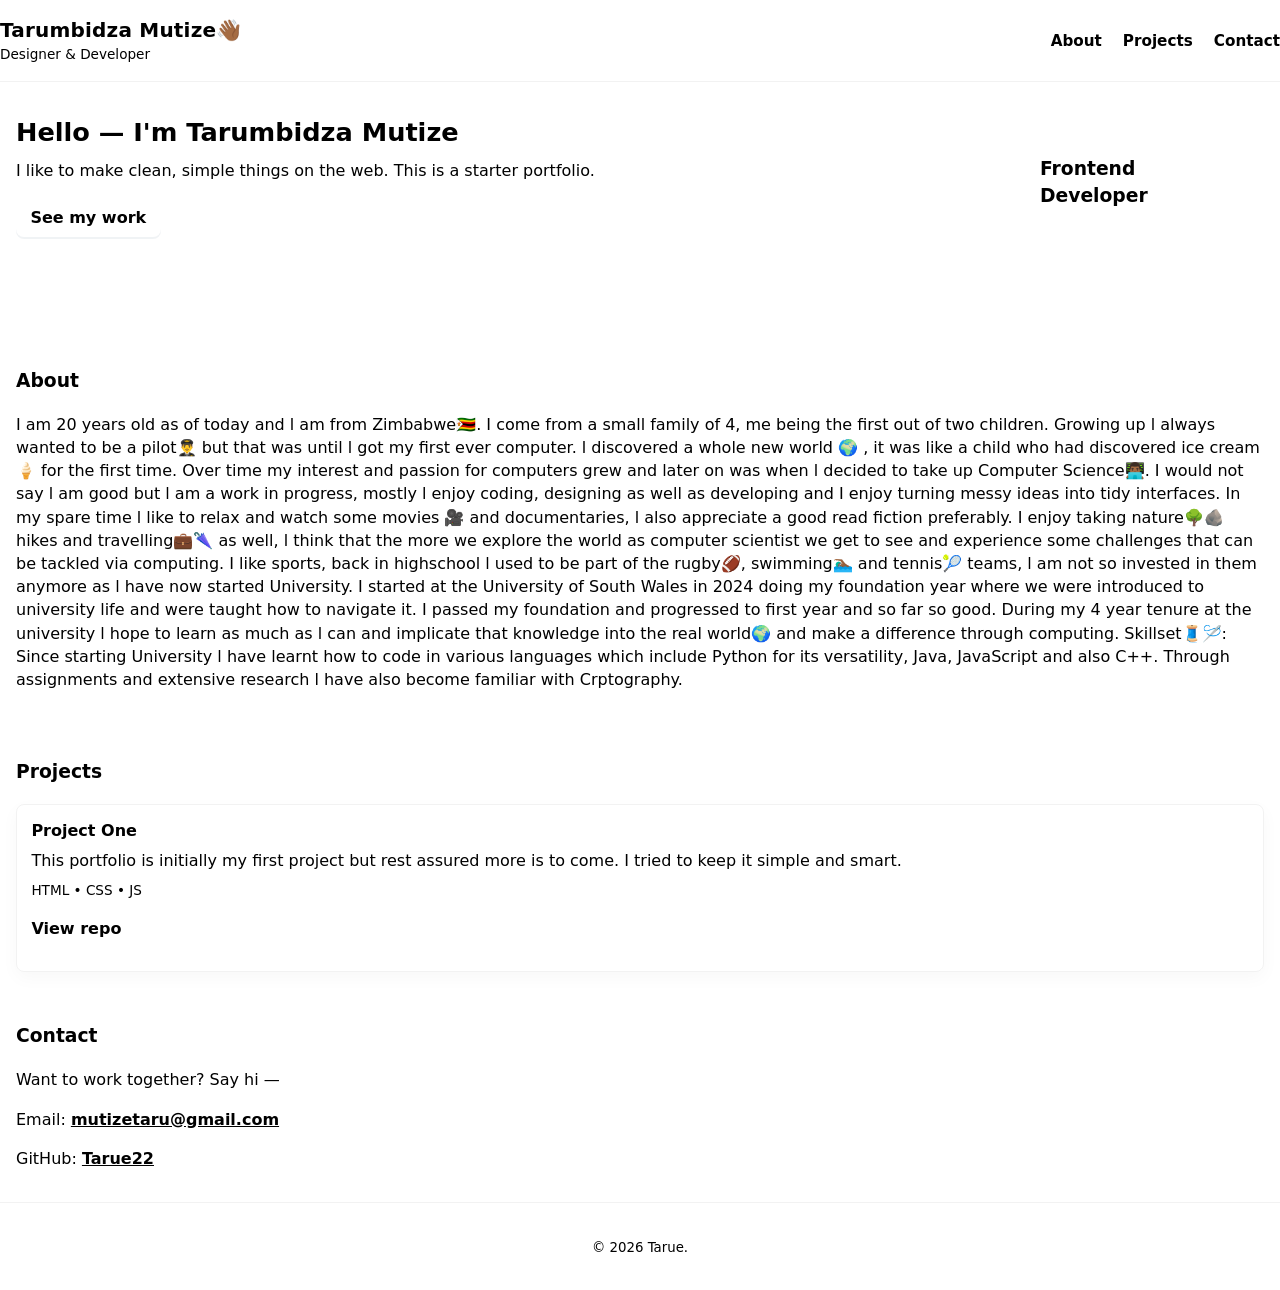
<file: index.html>
<!doctype html>
<html lang="en">
<head>
  <meta charset="utf-8" />
  <meta name="viewport" content="width=device-width,initial-scale=1" />
  <title>TARUE — Portfolio</title>
  <link rel="stylesheet" href="styles.css" />
  <meta name="description" content="Starter portfolio: simple, semi-professional, nonchalant style." />
</head>
<body>
  <header class="site-header">
    <div class="container header-inner">
      <div class="brand">
        <h1 class="name">Tarumbidza Mutize👋🏾</h1>
        <p class="tagline">Designer & Developer </p>
      </div>
      <nav class="main-nav" aria-label="Main navigation">
        <a href="#about">About</a>
        <a href="#projects">Projects</a>
        <a href="#contact">Contact</a>
      </nav>
    </div>
  </header>

  <main>
    <section id="hero" class="hero container">
      <div class="hero-text">
        <h2>Hello — I'm <strong>Tarumbidza Mutize</strong></h2>
        <p class="lead">I like to make clean, simple things on the web. This is a starter portfolio.</p>
        <p><a class="cta" href="#projects">See my work</a></p>
      </div>
      <div class="hero-card">
        <div class="meta">Role</div>
        <h3>Frontend Developer</h3>
        <p class="muted">I like readable code, good gray tones, and a chill workflow.</p>
      </div>
    </section>

    <section id="about" class="about container">
      <h3>About</h3>
      <p>I am 20 years old as of today and l am from Zimbabwe🇿🇼. I come from a small family of 4, me being the first out of two children. Growing up l always wanted to be a pilot👨‍✈️  but that was until l got my first ever computer. l discovered a whole new world 🌍 , it was like a child who had discovered ice cream🍦 for the first time. Over time my interest and passion for computers grew and later on was when l decided to take up Computer Science👨🏾‍💻. I would not say l am good but l am a work in progress, mostly l enjoy coding, designing as well as developing and I enjoy turning messy ideas into tidy interfaces.
      In my spare time l like to relax and watch some movies 🎥  and documentaries, l also appreciate a good read fiction preferably. I enjoy taking nature🌳🪨 hikes and travelling💼🌂 as well, l think that the more we explore the world as computer scientist we get to see and experience some challenges that can be tackled via computing. I like sports, back in highschool l used to be part of the rugby🏈, swimming🏊🏾‍♂️ and tennis🎾 teams, l am not so invested in them anymore as l have now started University.
      I started at the University of South Wales in 2024 doing my foundation year where we were introduced to university life and were taught how to navigate it. I passed my foundation and progressed to first year and so far so good. During my 4 year tenure at the university l hope to learn as much as l can and implicate that knowledge into the real world🌍 and make a difference through computing.
      
      Skillset🧵🪡:
      Since starting University l have learnt how to code in various languages which include Python for its versatility, Java, JavaScript and also C++. Through assignments and extensive research l have also become familiar with Crptography.</p>
    </section>

    <section id="projects" class="projects container">
      <h3>Projects</h3>
      <div class="grid">
        <!-- Project 1 -->
        <article class="card">
          <h4>Project One</h4>
          <p class="card-desc">This portfolio is initially my first project but rest assured more is to come. I tried to keep it simple and smart.</p>
          <p class="tech">HTML • CSS • JS</p>
          <p><a class="link" href="#">View repo</a></p>
        </article>

       
      
      </div>
    </section>

    <section id="contact" class="contact container">
      <h3>Contact</h3>
      <p class="muted">Want to work together? Say hi — </p>
      <p>Email: <a href="mailto:you@example.com">mutizetaru@gmail.com</a></p>
      <p>GitHub: <a href="https://github.com/yourhandle" target="_blank" rel="noopener">Tarue22</a></p>
    </section>
  </main>

  <footer class="site-footer">
    <div class="container">
      <small>© <span id="year"></span> Tarue.</small>
    </div>
  </footer>

  <script>
    // Simple script to keep footer year current
    document.getElementById('year').textContent = new Date().getFullYear();
  </script>
</body>
</html>
</file>
<file: styles.css>
/* styles.css
Starter portfolio — semi-professional, nonchalant.
Main colors: gray-heavy, blue accents, white backgrounds, black text
*/

/* Color palette */
:root{
/* styles.css
   Starter portfolio — semi-professional, nonchalant.
   Main colors: gray-heavy, blue accents, white backgrounds, black text.
*/

/* Color palette */
:root{
  --blue: #1e88ff;         /* main accent blue */
  --black: #0b0b0b;        /* strong text */
  --gray-900: #2b2b2f;     /* dark gray for cards / accents */
  --gray-700: #4b4b52;
  --gray-400: #9aa0a6;
  --gray-100: #f3f4f6;     /* page background */
  --white: #ffffff;
  --muted: #6b6f74;
  --max-width: 1000px;
}

/* Reset-ish */
*{box-sizing:border-box}
html,body{height:100%}
body{
  margin:0;
  font-family: Inter, ui-sans-serif, system-ui, -apple-system, "Segoe UI", Roboto, "Helvetica Neue", Arial;
  color:var(--black);
  background:var(--gray-100);
  -webkit-font-smoothing:antialiased;
  -moz-osx-font-smoothing:grayscale;
  line-height:1.45;
}

/* Layout containers */
.container{
  max-width:var(--max-width);
  margin:0 auto;
  padding:1rem;
}

/* Header */
.site-header{
  background:linear-gradient(180deg, var(--gray-100), var(--white));
  border-bottom:1px solid rgba(43,43,47,0.06);
}
.header-inner{
  display:flex;
  align-items:center;
  justify-content:space-between;
  gap:1rem;
  padding:1rem 0;
}
.brand .name{
  margin:0;
  font-size:1.25rem;
  letter-spacing:0.2px;
  color:var(--gray-900);
}
.brand .tagline{
  margin:0;
  font-size:0.85rem;
  color:var(--muted);
}
.main-nav a{
  text-decoration:none;
  color:var(--gray-700);
  margin-left:1rem;
  font-weight:600;
  font-size:0.95rem;
}
.main-nav a:hover{color:var(--blue)}

/* Hero */
.hero{
  display:flex;
  gap:1.5rem;
  align-items:stretch;
  margin-top:1rem;
}
.hero-text{flex:1}
.hero-text h2{
  margin:0 0 0.5rem 0;
  font-size:1.6rem;
  color:var(--gray-900);
}
.lead{
  color:var(--gray-700);
  margin:0 0 1rem 0;
}
.cta{
  display:inline-block;
  padding:0.5rem 0.9rem;
  background:var(--blue);
  color:var(--white);
  border-radius:8px;
  text-decoration:none;
  font-weight:600;
  box-shadow:0 2px 0 rgba(14,55,90,0.06);
}
.hero-card{
  width:240px;
  background:linear-gradient(180deg, var(--gray-900), #2a2a2e);
  color:var(--white);
  padding:1rem;
  border-radius:10px;
  align-self:center;
}
.hero-card .meta{
  font-size:0.8rem;
  color:rgba(255,255,255,0.75);
  margin-bottom:0.4rem;
}
.hero-card h3{margin:0 0 0.3rem 0}
.hero-card .muted{opacity:0.9;color:rgba(255,255,255,0.85);font-size:0.9rem}

/* Sections */
section{margin:2rem 0}
.about p, .contact p{color:var(--gray-700)}

/* Projects grid */
.grid{
  display:grid;
  grid-template-columns:repeat(auto-fit,minmax(220px,1fr));
  gap:1rem;
  margin-top:1rem;
}
.card{
  background:var(--white);
  border:1px solid rgba(43,43,47,0.06);
  padding:0.9rem;
  border-radius:8px;
  box-shadow:0 6px 18px rgba(11,11,11,0.03);
}
.card h4{margin:0 0 0.4rem 0;color:var(--gray-900)}
.card-desc{color:var(--gray-700);margin:0 0 0.6rem 0}
.tech{color:var(--gray-400);font-size:0.85rem;margin:0 0 0.6rem 0}
.link{color:var(--blue);text-decoration:none;font-weight:600}
.link:hover{text-decoration:underline}

/* Contact */
.contact a{color:var(--gray-900); font-weight:600}

/* Footer */
.site-footer{
  border-top:1px solid rgba(43,43,47,0.06);
  background:transparent;
  padding:1rem 0;
  color:var(--muted);
  text-align:center;
}

/* Small screens */
@media (max-width:700px){
  .hero{flex-direction:column}
  .hero-card{width:100%}
  .main-nav{display:none}
}
</file>
